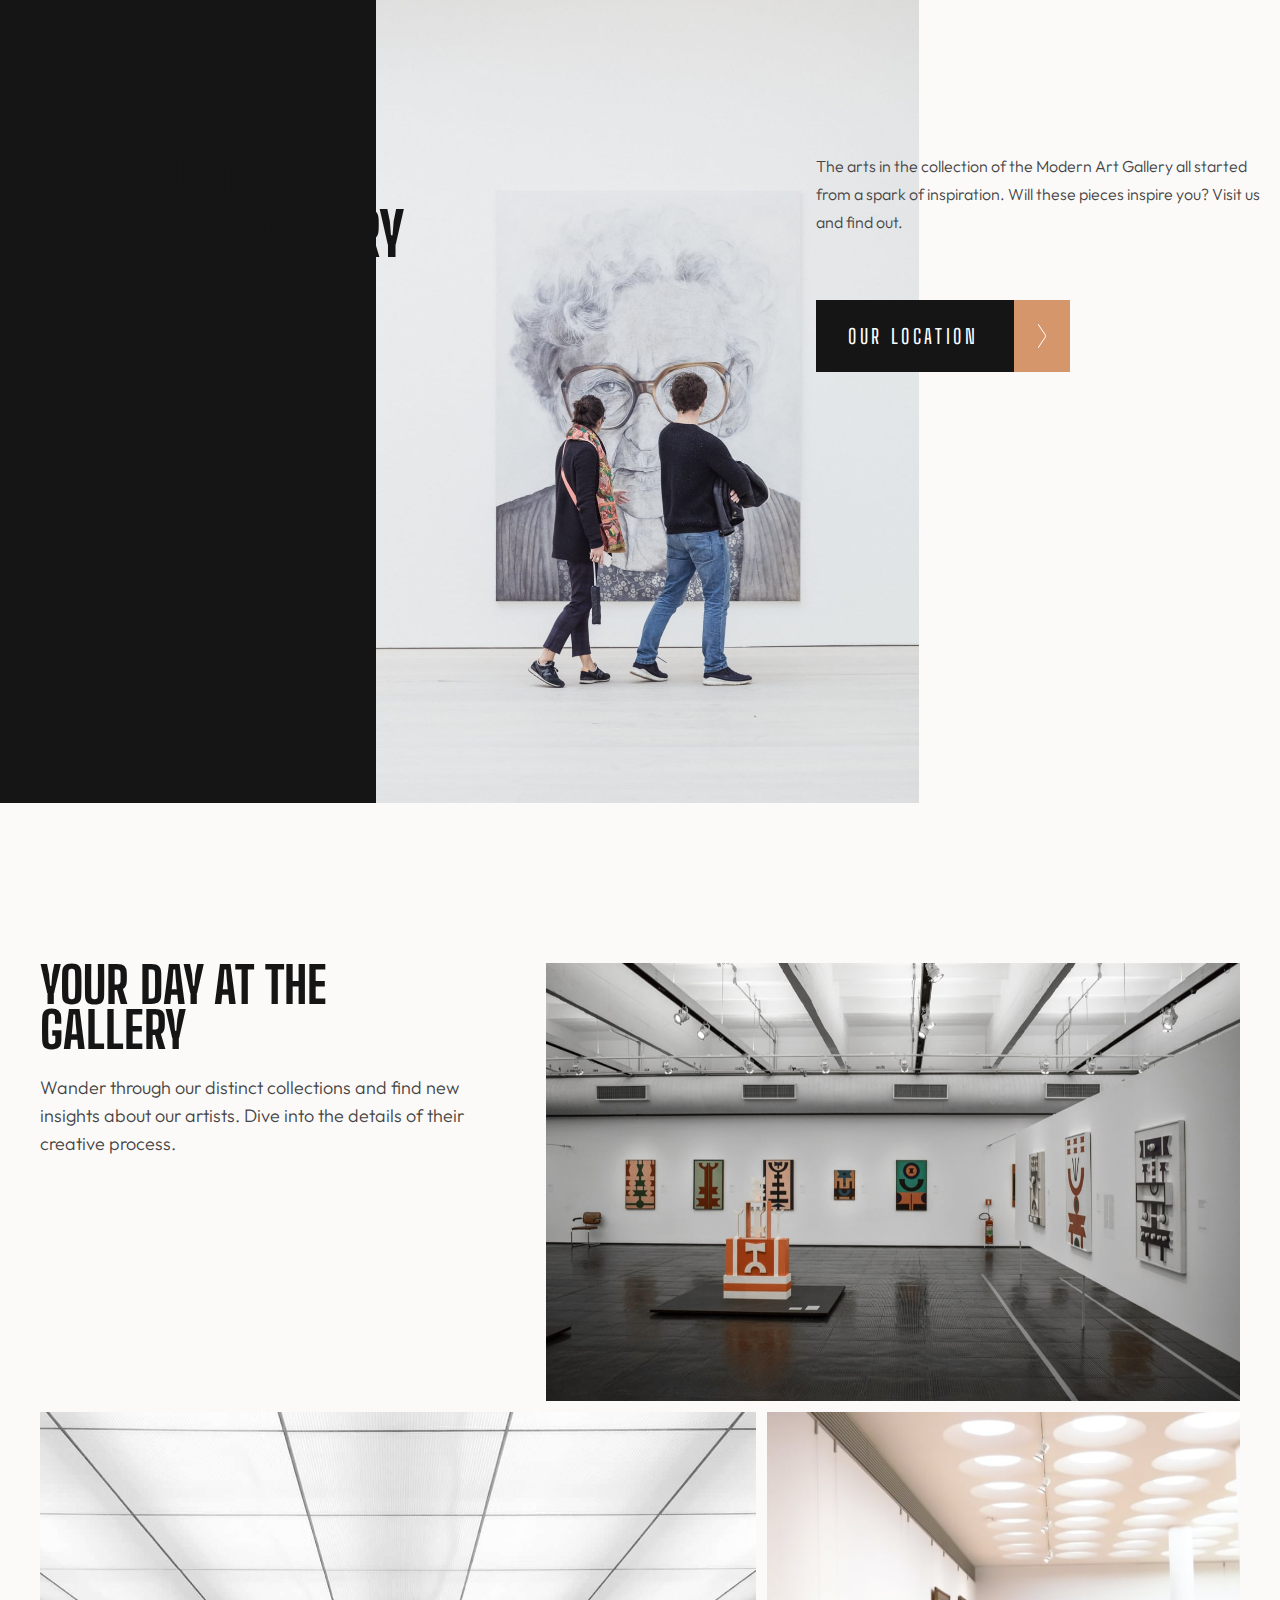
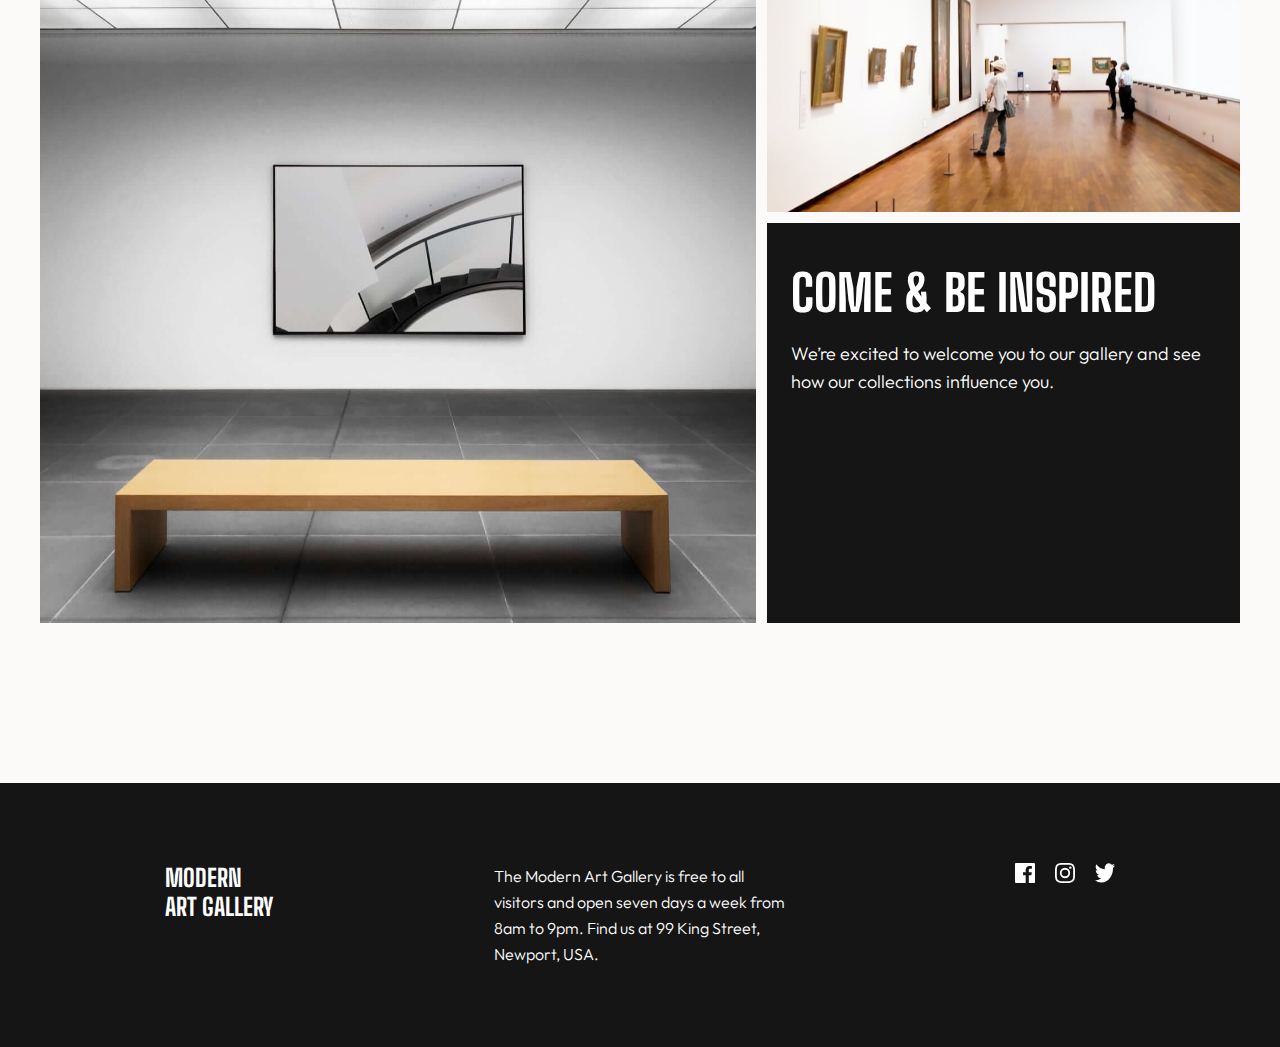
<file: index.html>
<!DOCTYPE html>
<html lang="en">
<head>
    <meta charset="UTF-8">
    <meta name="viewport" content="width=device-width, initial-scale=1.0">
    <title>Art Gallery</title>
    <link rel="stylesheet" href="css/styles.css">
</head>
<body>
    <main class="flex-column">
        <section class="bg-hero">

            <div class="bg hidden"></div>
            <section class="hero flex-column">
                <img 
                    src="assets/mobile/image-hero@2x.jpg" 
                    srcset="
                        assets/mobile/image-hero@2x.jpg 600w,
                        assets/tablet/image-hero@2x.jpg 900w,
                        assets/desktop/image-hero@2x.jpg 1200w
                    "
                    sizes="(max-width: 600px) 100vw, 
                            (max-width: 900px) 80vw, 
                            1200px"
                    alt="2 people infront of an art">
    
                <div class="info flex-column">
                    <h1>modern <br> art gallery</h1>
    
                    <div class="info-content flex-column">
                        <p>The arts in the collection of the Modern Art Gallery all started from a spark of inspiration.
                           Will these pieces inspire you? Visit us and find out.
                        </p>
        
                        <a class="actions" href="location.html">
        
                            <div class="location">Our Location</div>
                            <div class="arrow-right">
                                <img src="assets/icon-arrow-right.svg" alt="arrow-right icon">
                            </div>
                        </a>
                    </div>
                </div>
            </section>
        </section>


        <section class="content">
            <div class="col1 flex-column">

                <img src="assets/mobile/image-grid-1@2x.jpg" 
                srcset="
                    assets/mobile/image-grid-1@2x.jpg 600w,
                    assets/tablet/image-grid-1@2x.jpg 900w,
                    assets/desktop/image-grid-1@2x.jpg 1200w
                "
                sizes="(max-width: 600px) 100vw, 
                        (max-width: 900px) 80vw, 
                        1200px" alt="art paintings on wall" class="image-grid-1">
    
                <div class="your-day flex-column">
                    <h2>Your day at the gallery</h2>
                    <p>Wander through our distinct collections and find new insights about our artists.
                        Dive into the details of their creative process.
                    </p>
                </div>
            </div>

            <div class="col2 flex-column">

                <img src="assets/mobile/image-grid-2@2x.jpg" class="image-grid-2"
                    srcset="
                        assets/mobile/image-grid-2@2x.jpg 600w,
                        assets/tablet/image-grid-2@2x.jpg 900w,
                        assets/desktop/image-grid-2@2x.jpg 1200w
                    "
                    sizes="(max-width: 600px) 100vw, 
                            (max-width: 900px) 80vw, 
                            1200px" alt="table before a painting on wall">
    
                <img class="image-grid-3"
                    src="assets/mobile/image-grid-3@2x.jpg"
                    srcset="
                    assets/mobile/image-grid-3@2x.jpg 600w,
                    assets/tablet/image-grid-3@2x.jpg 900w,
                    assets/desktop/image-grid-3@2x.jpg 1200w
                "
                sizes="(max-width: 600px) 100vw, 
                        (max-width: 900px) 80vw, 
                        1200px" alt="people in gallery hallway">
    
                <div class="inspired flex-column">
                    <h2>Come & be inspired</h2>
    
                    <p>
                        We’re excited to welcome you to our gallery and see how our collections influence you.
                    </p>
                </div>
            </div>
        </section>
        <footer class="flex-column">
            <h2>modern <br> art gallery</h2>
            <p>The Modern Art Gallery is free to all visitors and open seven days a week from 8am to 9pm.
                 Find us at 99 King Street, Newport, USA.
            </p>

            <div class="socials">
                <img src="assets/icon-facebook.svg" alt="facebook icon">
                <img src="assets/icon-instagram.svg" alt="instagram icon">
                <img src="assets/icon-twitter.svg" alt="twitter icon">
            </div>
        </footer>
    </main>
</body>
</html>
</file>
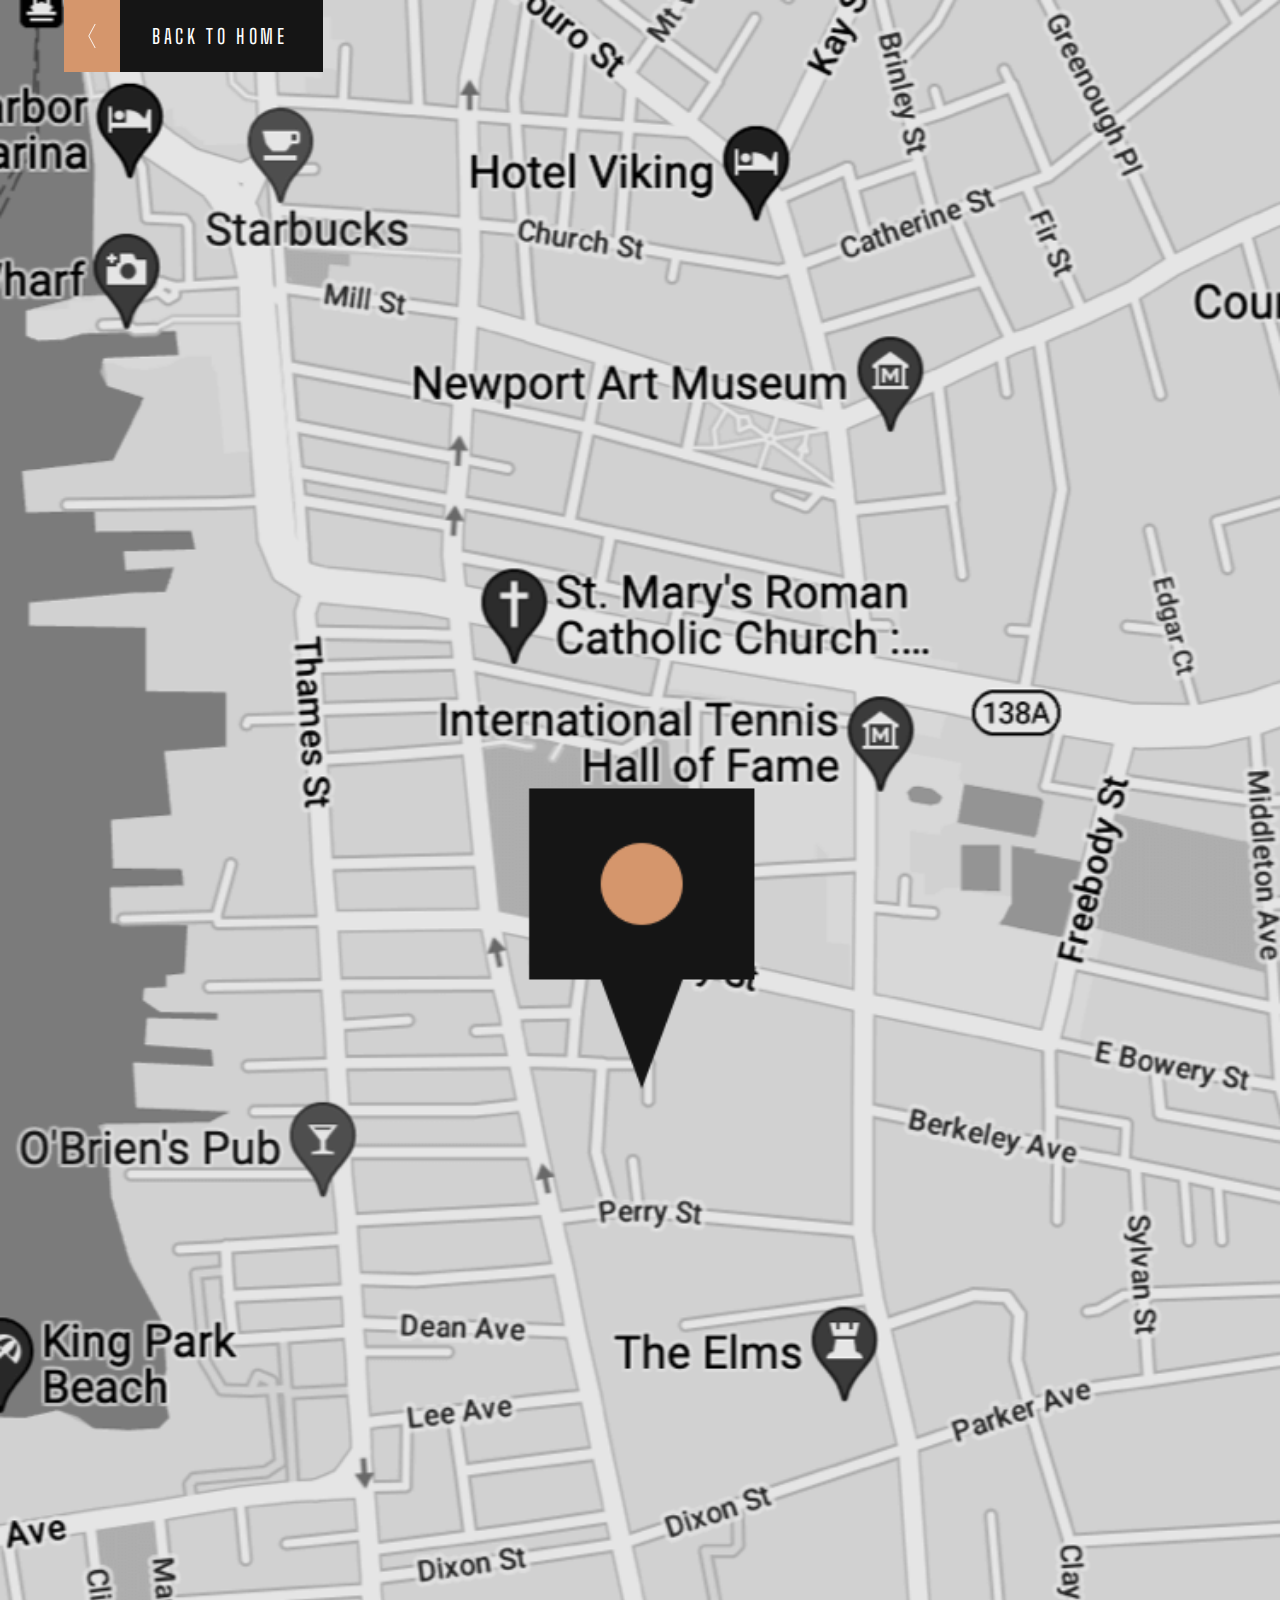
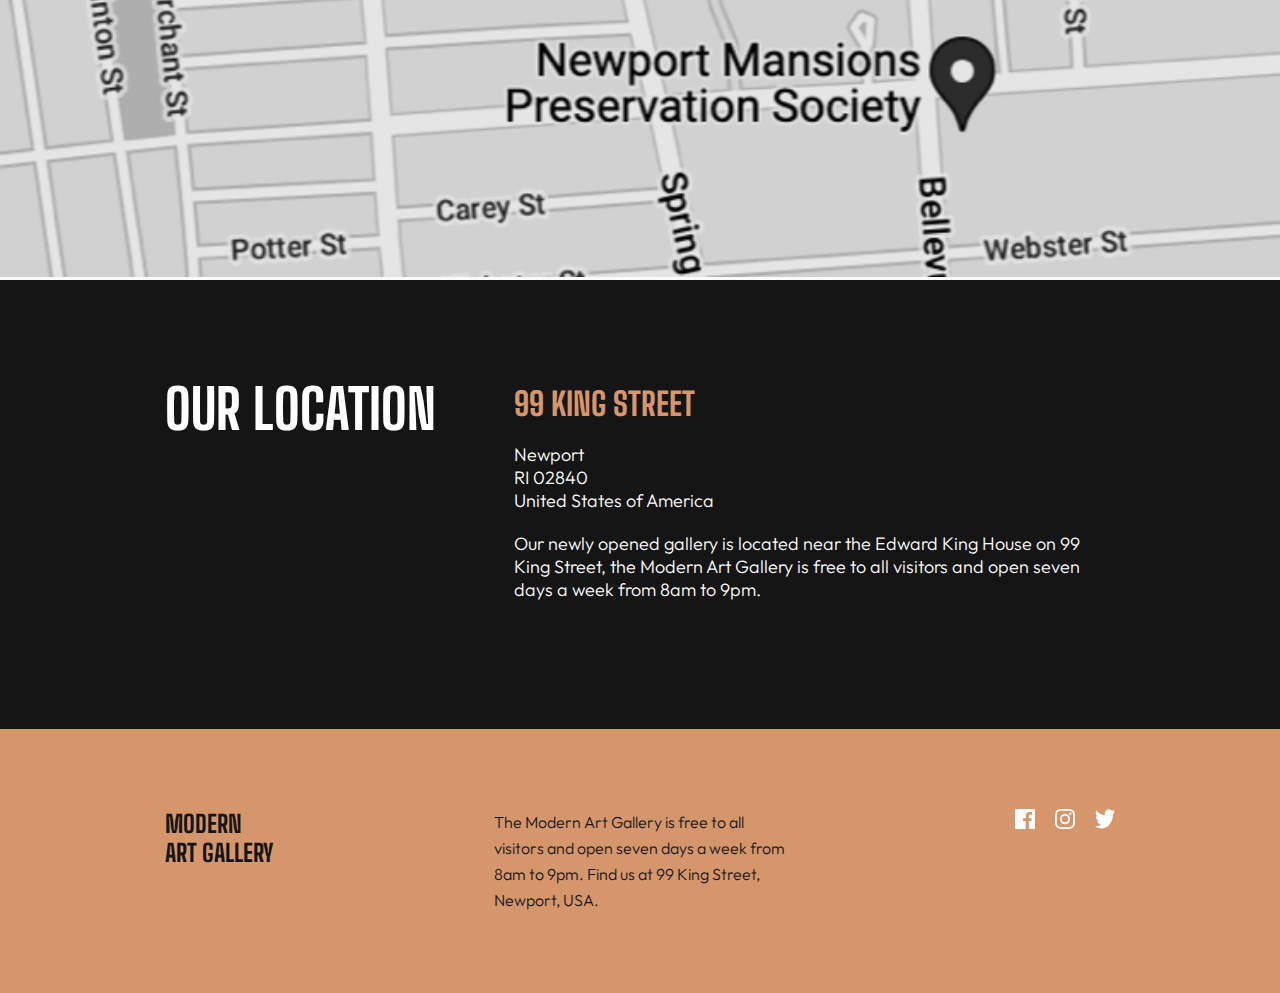
<file: location.html>
<!DOCTYPE html>
<html lang="en">
<head>
    <meta charset="UTF-8">
    <meta name="viewport" content="width=device-width, initial-scale=1.0">
    <title>Location</title>
    <link rel="stylesheet" href="css/styles.css">
</head>
<body>
    <img src="assets/mobile/image-map@2x.png" alt="map" class="map">
    
    <section class="location-info flex-column">
        <h2>OUR LOCATION</h2>

        <a class="actions" href="index.html">

            <div class="arrow-left">
                <img src="assets/icon-arrow-left.svg" alt="arrow-left icon">
            </div>
            <div class="location">Back to Home</div>
        </a>

        <div class="location-details flex-column">

            <h3>99 KING STREET</h3>
    
            <address>
                Newport <br>
                RI 02840 <br>
                United States of America
            </address>
    
            <p>
                Our newly opened gallery is located near the Edward King House on 99 King Street,
                the Modern Art Gallery is free to all visitors and open seven days a week from 8am to 9pm.
            </p>
        </div>
    </section>
    <footer class="flex-column location-footer">
        <h2>modern <br> art gallery</h2>
        <p>The Modern Art Gallery is free to all visitors and open seven days a week from 8am to 9pm.
             Find us at 99 King Street, Newport, USA.
        </p>

        <div class="socials">
            <img src="assets/icon-facebook.svg" alt="facebook icon">
            <img src="assets/icon-instagram.svg" alt="instagram icon">
            <img src="assets/icon-twitter.svg" alt="twitter icon">
        </div>
    </footer>
</body>
</html>
</file>
<file: css/styles.css>
@import url('https://fonts.googleapis.com/css2?family=Big+Shoulders:opsz,wght@10..72,100..900&family=Inter:ital,opsz,wght@0,14..32,100..900;1,14..32,100..900&family=Noto+Sans:ital,wght@0,100..900;1,100..900&family=Plus+Jakarta+Sans:ital,wght@0,200..800;1,200..800&display=swap');
@import url('https://fonts.googleapis.com/css2?family=Big+Shoulders:opsz,wght@10..72,100..900&family=Inter:ital,opsz,wght@0,14..32,100..900;1,14..32,100..900&family=Noto+Sans:ital,wght@0,100..900;1,100..900&family=Outfit:wght@100..900&family=Plus+Jakarta+Sans:ital,wght@0,200..800;1,200..800&display=swap');
:root {
    --gold: #d5966c;
    --black: #151515;
    --dark-grey: #444444;
    --white: #ffffff;
    --off-white: #fcfaf9;

    --heading-xl: 6rem;
    --heading-l: 4.375rem;
    --heading-m: 3.75rem;
    --heading-s: 2.25rem;
    --body-m: 1.375rem;
    --body-s: 1.125rem;
}

*, ::before, ::after {
    padding: 0;
    margin: 0;
    box-sizing: border-box;
}

body {
    font-family: "Big Shoulders", sans-serif;
    background-color: var(--off-white);
}

.flex-column {
    display: flex;
    flex-direction: column;
}

button {
    cursor: pointer;
    outline: none;
    border: none;
}

main {
    gap: 7.5rem;
}

.hero {
    gap: 2rem;
}

.hero img {
    width: 100%;
    height: 15rem;
    object-fit: cover;
}

.hero .info {
    gap: 2rem;
    padding: 2rem 1rem 0;
}

.hero .info .info-content {
    gap: 2rem;
}

h1 {
    color: var(--black);
    font-size: var(--heading-m);
    line-height: 55px;
    text-transform: uppercase;
}

.hero .info .info-content p {
    font-family: 'Outfit', sans-serif;
    line-height: 28px;
    font-weight: 300;
    color: var(--dark-grey);
}

.hero .info .info-content .actions, .location-info .actions {
    display: flex;
    gap: 0;
    height: 72px;
    cursor: pointer;
    text-decoration: none;
}

.hero .info .info-content .actions:hover, .location-info .actions:hover {
    text-decoration: none;
}

.hero .info .info-content .actions .location, .location-info .actions .location {
    font-family: 'Big Shoulders', sans-serif;
    padding: 1.5rem 2.1875rem 1.5rem 2rem;
    background-color: var(--black);
    color: var(--white);
    font-size: 1.25rem;
    text-transform: uppercase;
    letter-spacing: 3.64px;
}

.hero .info .info-content .actions .arrow-right, .location-info .actions .arrow-left{
    background-color: var(--gold);
    padding: 1.5rem;
}

.hero .info .info-content .actions .arrow-right img, .location-info .actions .arrow-left img {
    width: 0.5rem;
    height: 1.5rem;
}

.content {
    display: grid;
    padding-inline: 1rem;
    gap: 1rem;
}

.content .col1 {
    gap: 1.5rem;
}

.content .col2 {
    gap: 1rem;
}

.content img {
    object-fit: cover;
    width: 100%;
}

.col1 .your-day {
    gap: 21px;
}

.col1 .your-day h2, .col2 .inspired h2, .location-info h2 {
    font-size: 50px;
    line-height: 45px;
    text-transform: uppercase;
}

.col1 .your-day h2 {
    color: var(--black);
}

.col1 .your-day p {
    color: var(--dark-grey);
    font-family: "Outfit", sans-serif;
    font-weight: 300;
    font-size: var(--body-s);
    line-height: 28px;
}

.col2 .image-grid-2 {
    height: 30rem;
}

.col2 .image-grid-3 {
    height: 12.5rem;
}

.col2 .inspired {
    gap: 1.5rem;
}

.col2 .inspired, footer {
    padding: 3rem 1.5rem;
    background-color: var(--black);
    color: var(--white);
}

.col2 .inspired p {
    font-family: "Outfit", sans-serif;
    font-weight: 300;
    font-size: var(--body-s);
    line-height: 28px;
}

footer {
    gap: 38px;
}

footer h2 {
    text-transform: uppercase;
}

footer p {
    font-size: 1rem;
    font-family: "Outfit", sans-serif;
    font-weight: 300;
    line-height: 26px;
}

footer .socials {
    display: flex;
    gap: 1.25rem;
}

.location-info {
    padding: 3rem 1rem;
    gap: 3rem;
    background-color: var(--black);
}

.location-info h2 {
    color: var(--white);
}

.location-info .location-details {
    gap: 1.25rem;
}

.location-info .location-details address {
    color: var(--white);
    font-style: normal;
}

.location-info .location-details h3 {
    color: var(--gold);
    font-size: 2rem;
}

.location-info .location-details p, .location-info .location-details address {
    font-family: "Outfit", sans-serif;
    font-size: var(--body-s);
    font-weight: 300;
    color: var(--white);
}

.location-footer {
    background-color: var(--gold);
    color: var(--black);
}

.map {
    object-fit: cover;
    width: 100%;
    position: relative;
}

.location-info .actions {
    position: absolute;
    top: 0;
    left: 0;
}

.hidden {
    display: none;
}

@media (min-width: 768px) {
    .hero {
        flex-direction: row;
        /* position: relative; */
    }

    .hero img {
        width: 60%;
        height: 50%;
    }

    .hero .info {
        position: absolute;
        top: 15%;
        left: 50%;
        gap: 3rem;
    }

    .content {
        display: flex;
        flex-direction: column;
        padding: 2.5rem;
        gap: 11px;
    }

    .content .col1, .content .col2 {
        display: grid;
        grid-template-columns: repeat(5, 1fr);
    }

    .content .col1 {
        gap: 4rem;
    }

    .content .col2 {
        gap: 11px;
        grid-template-rows: repeat(2,1fr);
    }

    .col1 .your-day {
        grid-column-start: 1;
        grid-column-end: 3;
        grid-row: 1;
    }

    .col1 .image-grid-1 {
        grid-column-start: 3;
        grid-column-end: 6;
    }

    .col2 .image-grid-2 {
        grid-column: span 3;
        grid-row-start: 1;
        grid-row-end: 3;
        height: 700px;
    }

    .col2 .image-grid-3 {
        grid-column-start: 4;
        grid-column-end: 6;
        height: 100%;
    }

    .col2 .inspired {
        grid-column-start: 4;
        grid-column-end: 6;
        grid-row: span 1;
    }

    footer {
        flex-direction: row !important;
        justify-content: space-evenly;
        align-items: flex-start;
        padding: 3.5rem 2.5rem;
    }

    footer h2, p, .socials {
        flex: 1;
    }

    footer .socials {
        justify-content: flex-end;
    }

    .location-info {
        flex-direction: row;
        justify-content: space-between;
        padding: 5rem 2.5rem;
    }

    .location-info h2 {
        flex: 1;
        font-size: 55px;
        line-height: 50px;
    }

    .location-info .actions {
        left: 5%;
    }

    .location-info .location-details {
        flex: 2;
    }
}

@media (min-width: 1024px) {
    .bg-hero {
        display: flex;
        position: relative;
    }

    .bg {
        display: block;
        background-color: var(--black);
        color: white;
        width: 450px;
    }

    .hero  {
        height: 100%;
    }

    .hero .info {
        left: 10%;
        flex-direction: row;
        justify-content: space-between;
    }

    .hero .info .info-content {
        height: fit-content;
        gap: 4rem;
    }

    .hero .info .info-content {
        width: 40%;
    }
    .col2 .image-grid-2 {
        /* height: 812px; */
        height: 100%;
    }

    .location-info  {
        padding: 6.5rem 10.3125rem 8rem;
    }

    footer {
        padding: 5rem 10.3125rem;
    }
}
</file>
